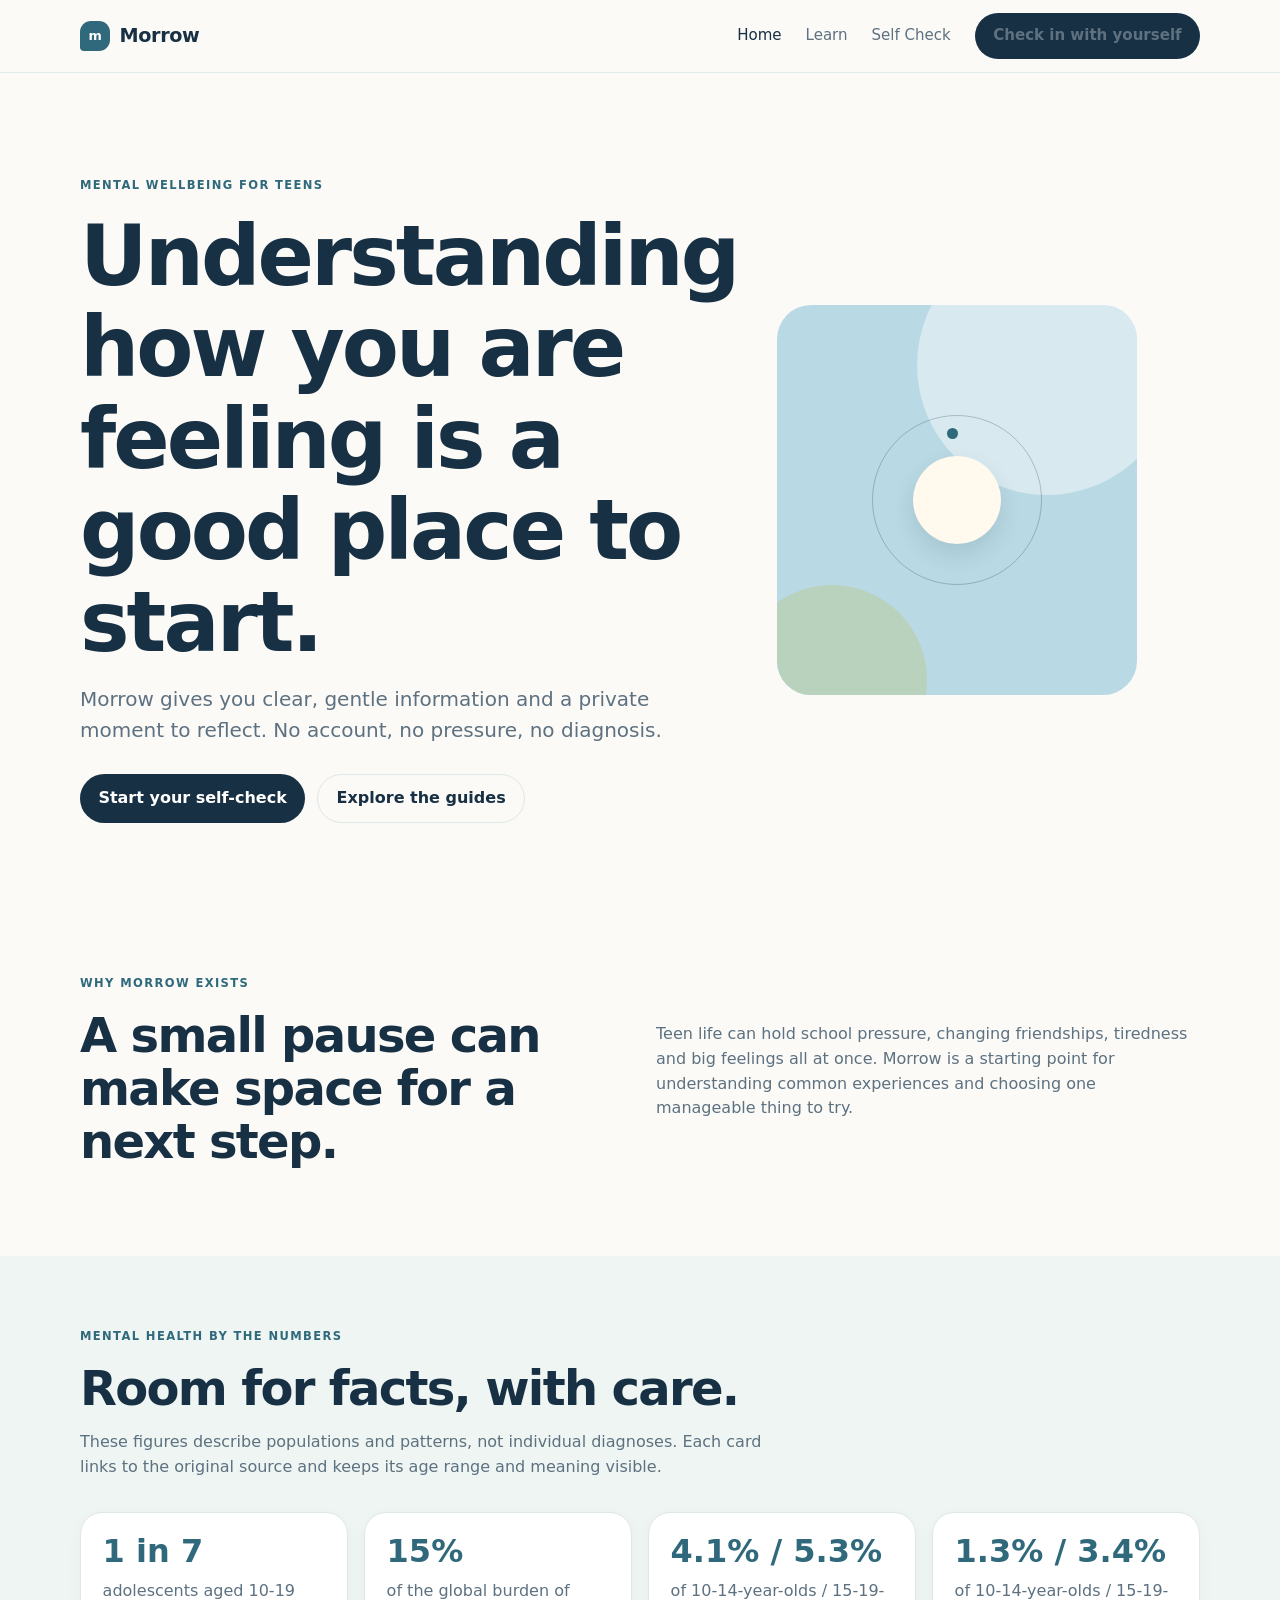
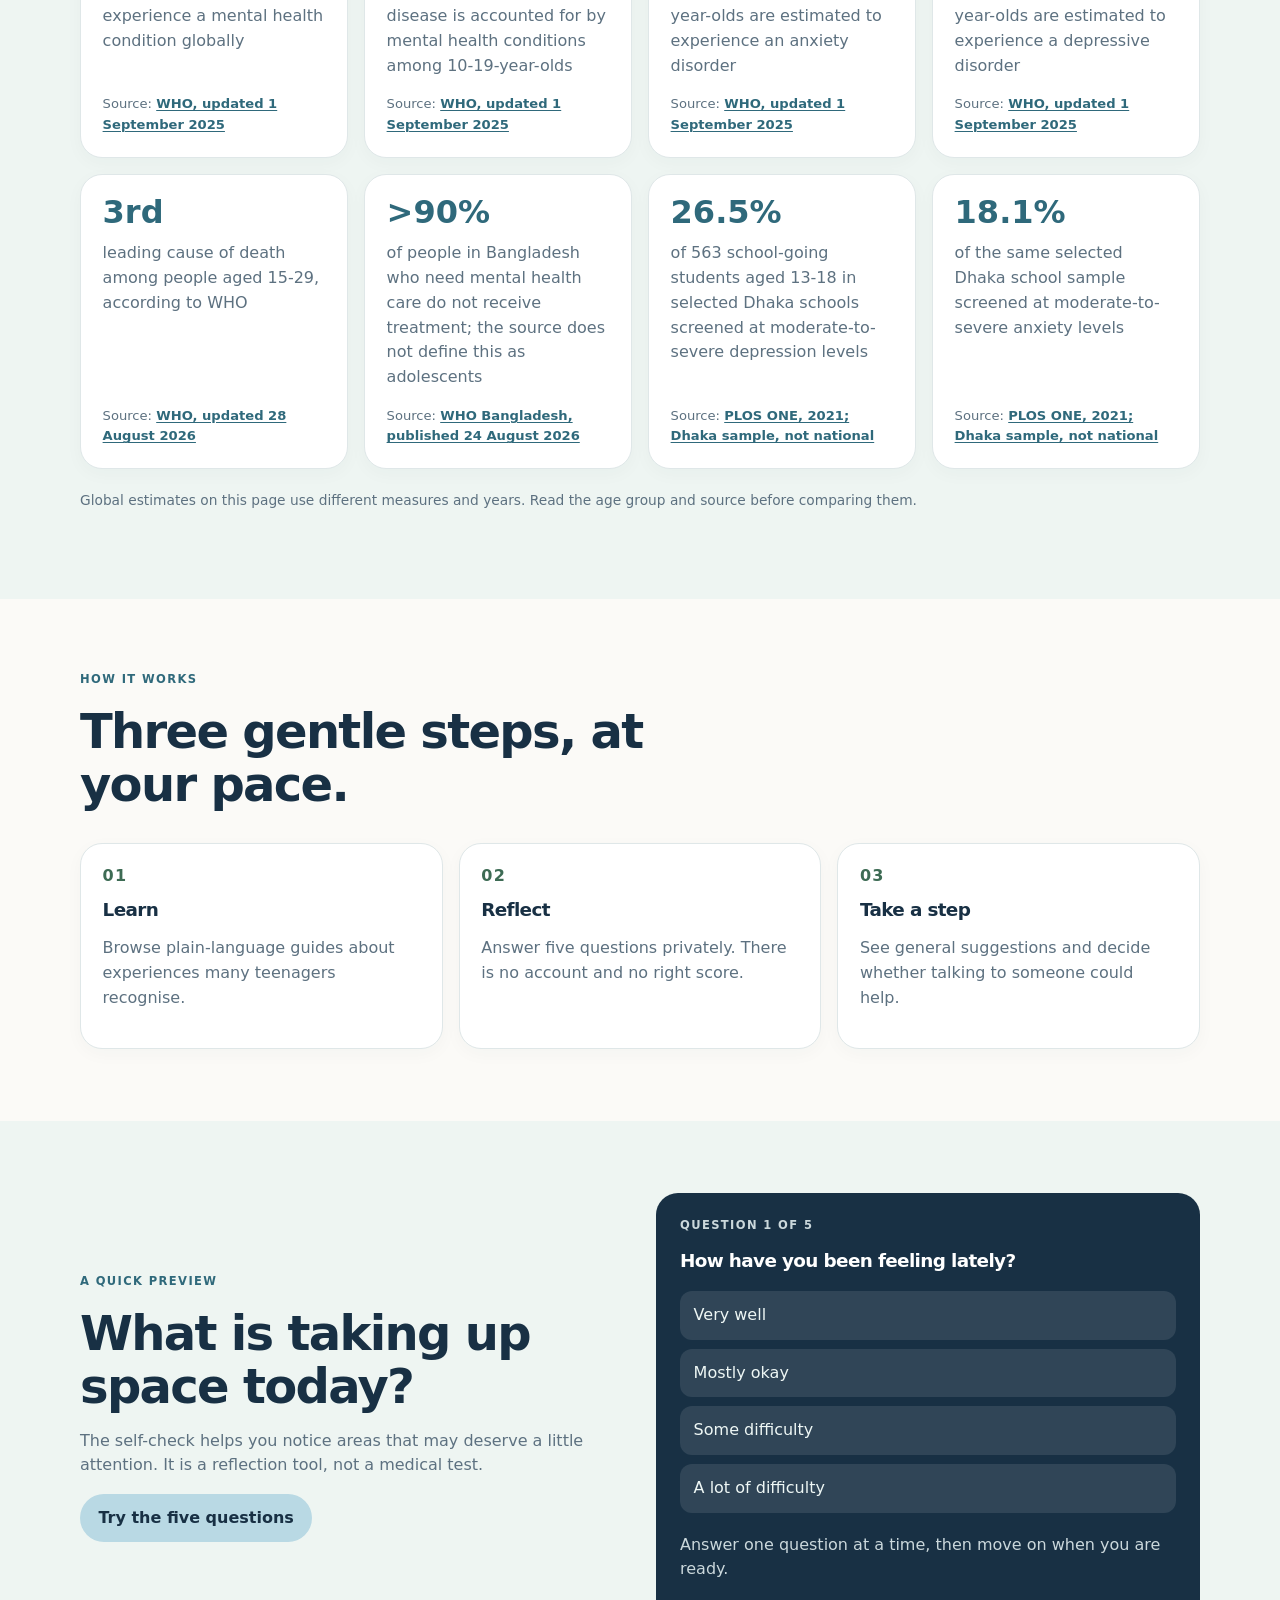
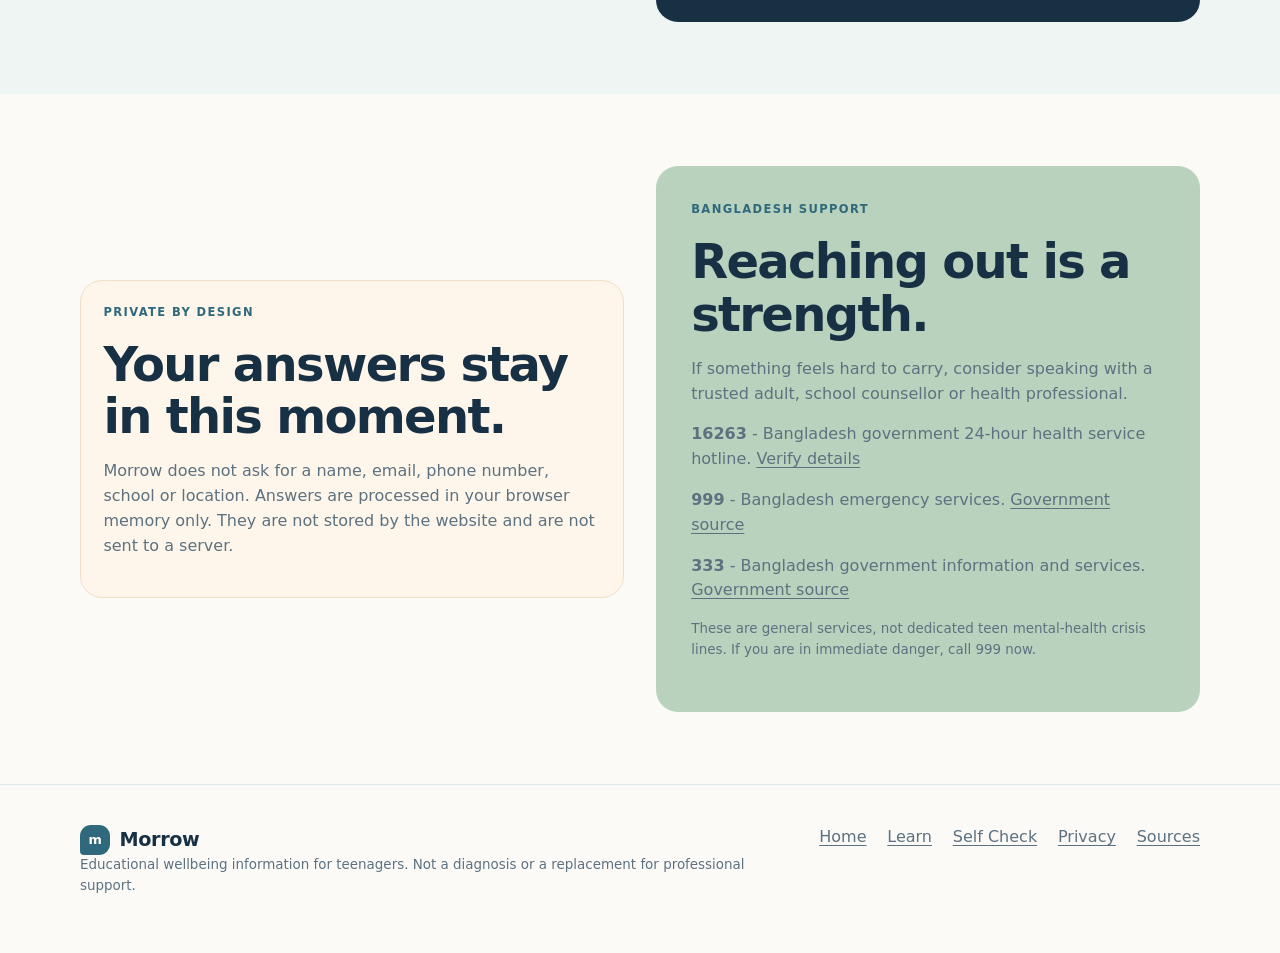
<file: index.html>
<!doctype html>
<html lang="en">
<head><meta charset="utf-8"><meta name="viewport" content="width=device-width, initial-scale=1"><meta name="description" content="Morrow is a calm educational space for teen mental wellbeing, reflection and support."><title>Morrow | A calmer place to check in</title><link rel="stylesheet" href="styles.css"></head>
<body>
<a class="skip-link" href="#main">Skip to content</a>
<header class="site-header"><div class="container nav-wrap"><a class="brand" href="index.html"><span class="brand-mark" aria-hidden="true">m</span>Morrow</a><button class="nav-toggle" aria-expanded="false" aria-controls="site-nav">Menu</button><nav id="site-nav" class="nav-links" aria-label="Main navigation"><a href="index.html" aria-current="page">Home</a><a href="learn.html">Learn</a><a href="self-check.html">Self Check</a><a class="header-cta" href="self-check.html">Check in with yourself</a></nav></div></header>
<main id="main">
<section class="hero"><div class="container hero-grid"><div><p class="eyebrow">MENTAL WELLBEING FOR TEENS</p><h1>Understanding how you are feeling is a good place to start.</h1><p class="lead">Morrow gives you clear, gentle information and a private moment to reflect. No account, no pressure, no diagnosis.</p><div class="hero-actions"><a class="button button-primary" href="self-check.html">Start your self-check</a><a class="button button-quiet" href="learn.html">Explore the guides</a></div></div><div class="hero-art" aria-label="Abstract illustration of a calm orbit"><div class="orbit"><span aria-hidden="true"></span></div></div></div></section>
<section class="section"><div class="container split"><div><p class="eyebrow">WHY MORROW EXISTS</p><h2>A small pause can make space for a next step.</h2></div><p>Teen life can hold school pressure, changing friendships, tiredness and big feelings all at once. Morrow is a starting point for understanding common experiences and choosing one manageable thing to try.</p></div></section>
<section class="section section-tint" id="numbers"><div class="container"><div class="section-heading"><p class="eyebrow">MENTAL HEALTH BY THE NUMBERS</p><h2>Room for facts, with care.</h2><p>These figures describe populations and patterns, not individual diagnoses. Each card links to the original source and keeps its age range and meaning visible.</p></div><div class="grid-4" data-statistics></div><p class="source-note">Global estimates on this page use different measures and years. Read the age group and source before comparing them.</p></div></section>
<section class="section"><div class="container"><div class="section-heading"><p class="eyebrow">HOW IT WORKS</p><h2>Three gentle steps, at your pace.</h2></div><div class="grid-3"><article class="card step"><span class="step-number">01</span><h3>Learn</h3><p>Browse plain-language guides about experiences many teenagers recognise.</p></article><article class="card step"><span class="step-number">02</span><h3>Reflect</h3><p>Answer five questions privately. There is no account and no right score.</p></article><article class="card step"><span class="step-number">03</span><h3>Take a step</h3><p>See general suggestions and decide whether talking to someone could help.</p></article></div></div></section>
<section class="section section-tint"><div class="container split"><div><p class="eyebrow">A QUICK PREVIEW</p><h2>What is taking up space today?</h2><p>The self-check helps you notice areas that may deserve a little attention. It is a reflection tool, not a medical test.</p><a class="button button-soft" href="self-check.html">Try the five questions</a></div><div class="preview"><p class="eyebrow">QUESTION 1 OF 5</p><h3 style="color:white">How have you been feeling lately?</h3><div class="answer-preview"><span>Very well</span><span>Mostly okay</span><span>Some difficulty</span><span>A lot of difficulty</span></div><p>Answer one question at a time, then move on when you are ready.</p></div></div></section>
<section class="section"><div class="container split"><div class="privacy-note"><p class="eyebrow">PRIVATE BY DESIGN</p><h2>Your answers stay in this moment.</h2><p>Morrow does not ask for a name, email, phone number, school or location. Answers are processed in your browser memory only. They are not stored by the website and are not sent to a server.</p></div><div class="support-box"><p class="eyebrow">BANGLADESH SUPPORT</p><h2>Reaching out is a strength.</h2><p>If something feels hard to carry, consider speaking with a trusted adult, school counsellor or health professional.</p><p><strong>16263</strong> - Bangladesh government 24-hour health service hotline. <a href="https://16263.dghs.gov.bd/" target="_blank" rel="noopener">Verify details</a></p><p><strong>999</strong> - Bangladesh emergency services. <a href="https://dghs.gov.bd/" target="_blank" rel="noopener">Government source</a></p><p><strong>333</strong> - Bangladesh government information and services. <a href="https://dghs.gov.bd/" target="_blank" rel="noopener">Government source</a></p><p class="footer-small">These are general services, not dedicated teen mental-health crisis lines. If you are in immediate danger, call 999 now.</p></div></div></section>
</main>
<footer class="site-footer"><div class="container footer-grid"><div><a class="brand" href="index.html"><span class="brand-mark" aria-hidden="true">m</span>Morrow</a><p class="footer-small">Educational wellbeing information for teenagers. Not a diagnosis or a replacement for professional support.</p></div><div class="footer-links"><a href="index.html">Home</a><a href="learn.html">Learn</a><a href="self-check.html">Self Check</a><a href="#main">Privacy</a><a href="learn.html#sources">Sources</a></div></div></footer><script src="script.js"></script></body></html>
</file>
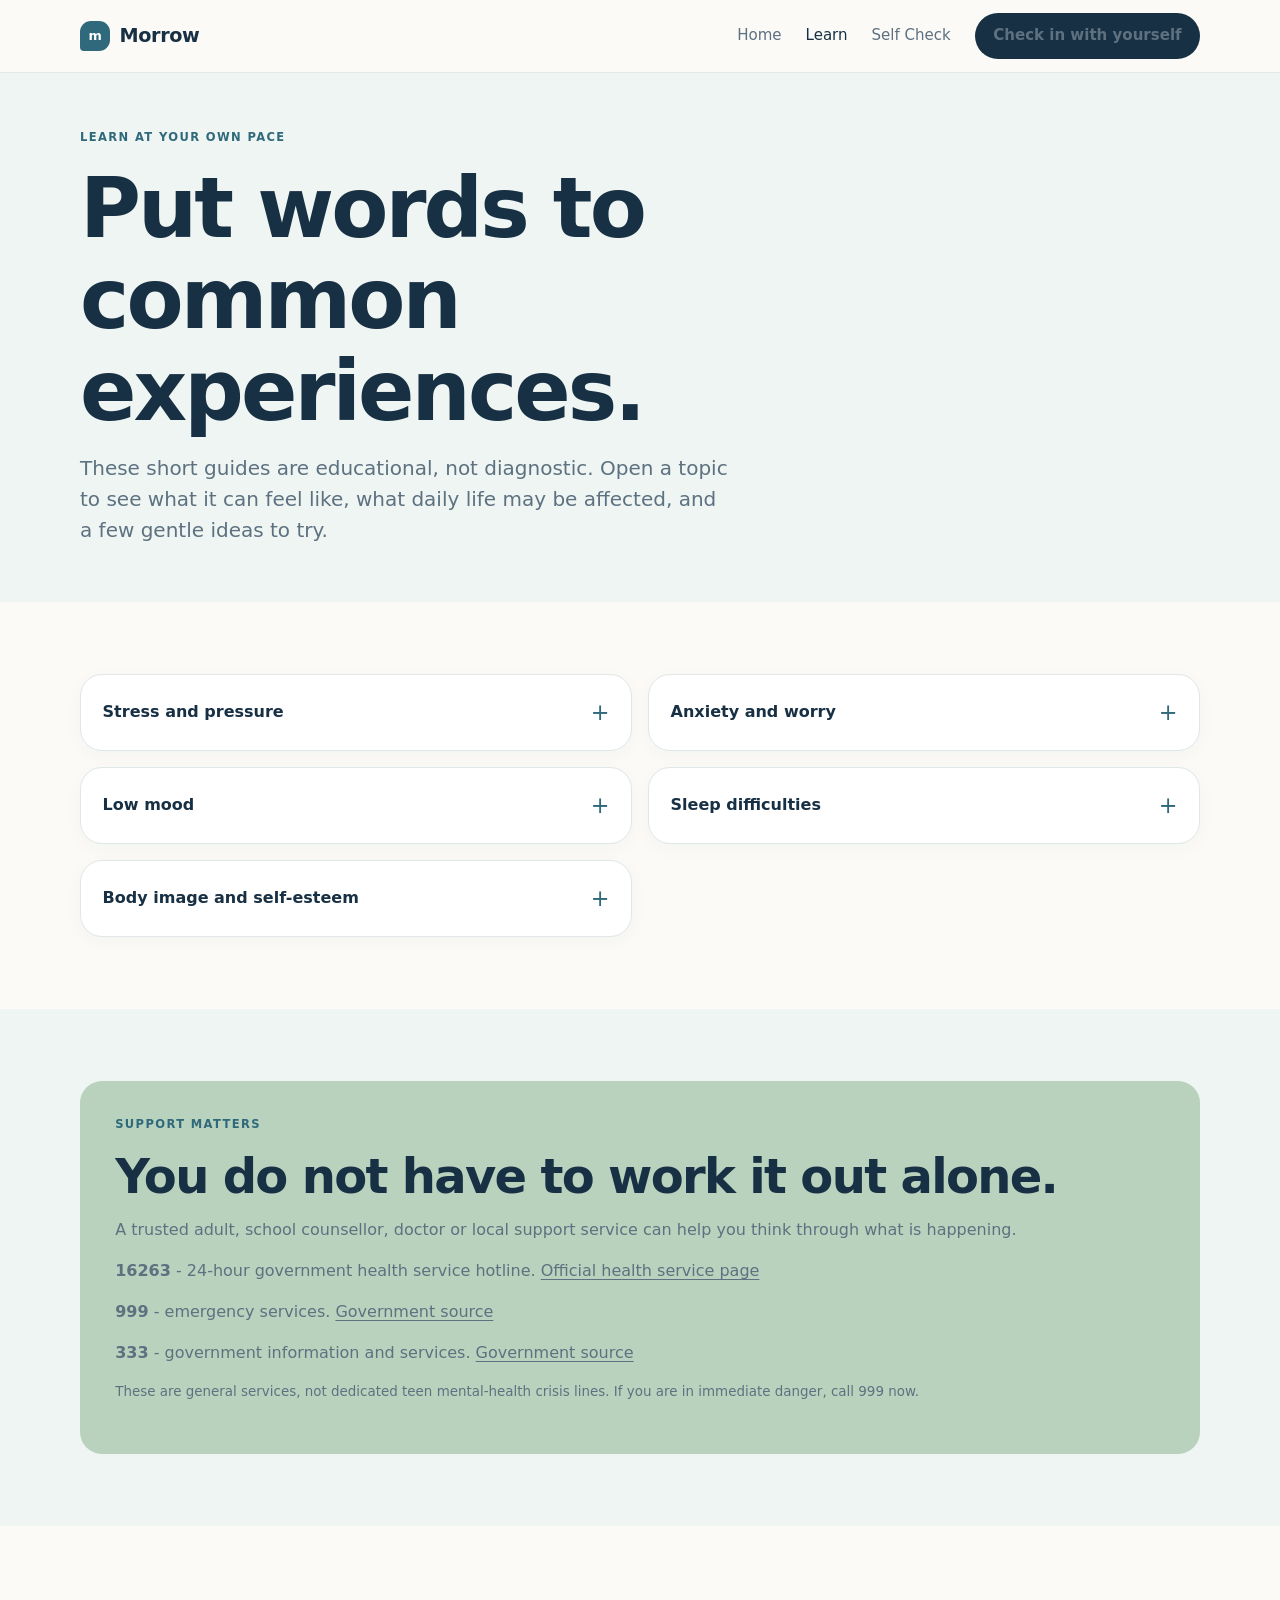
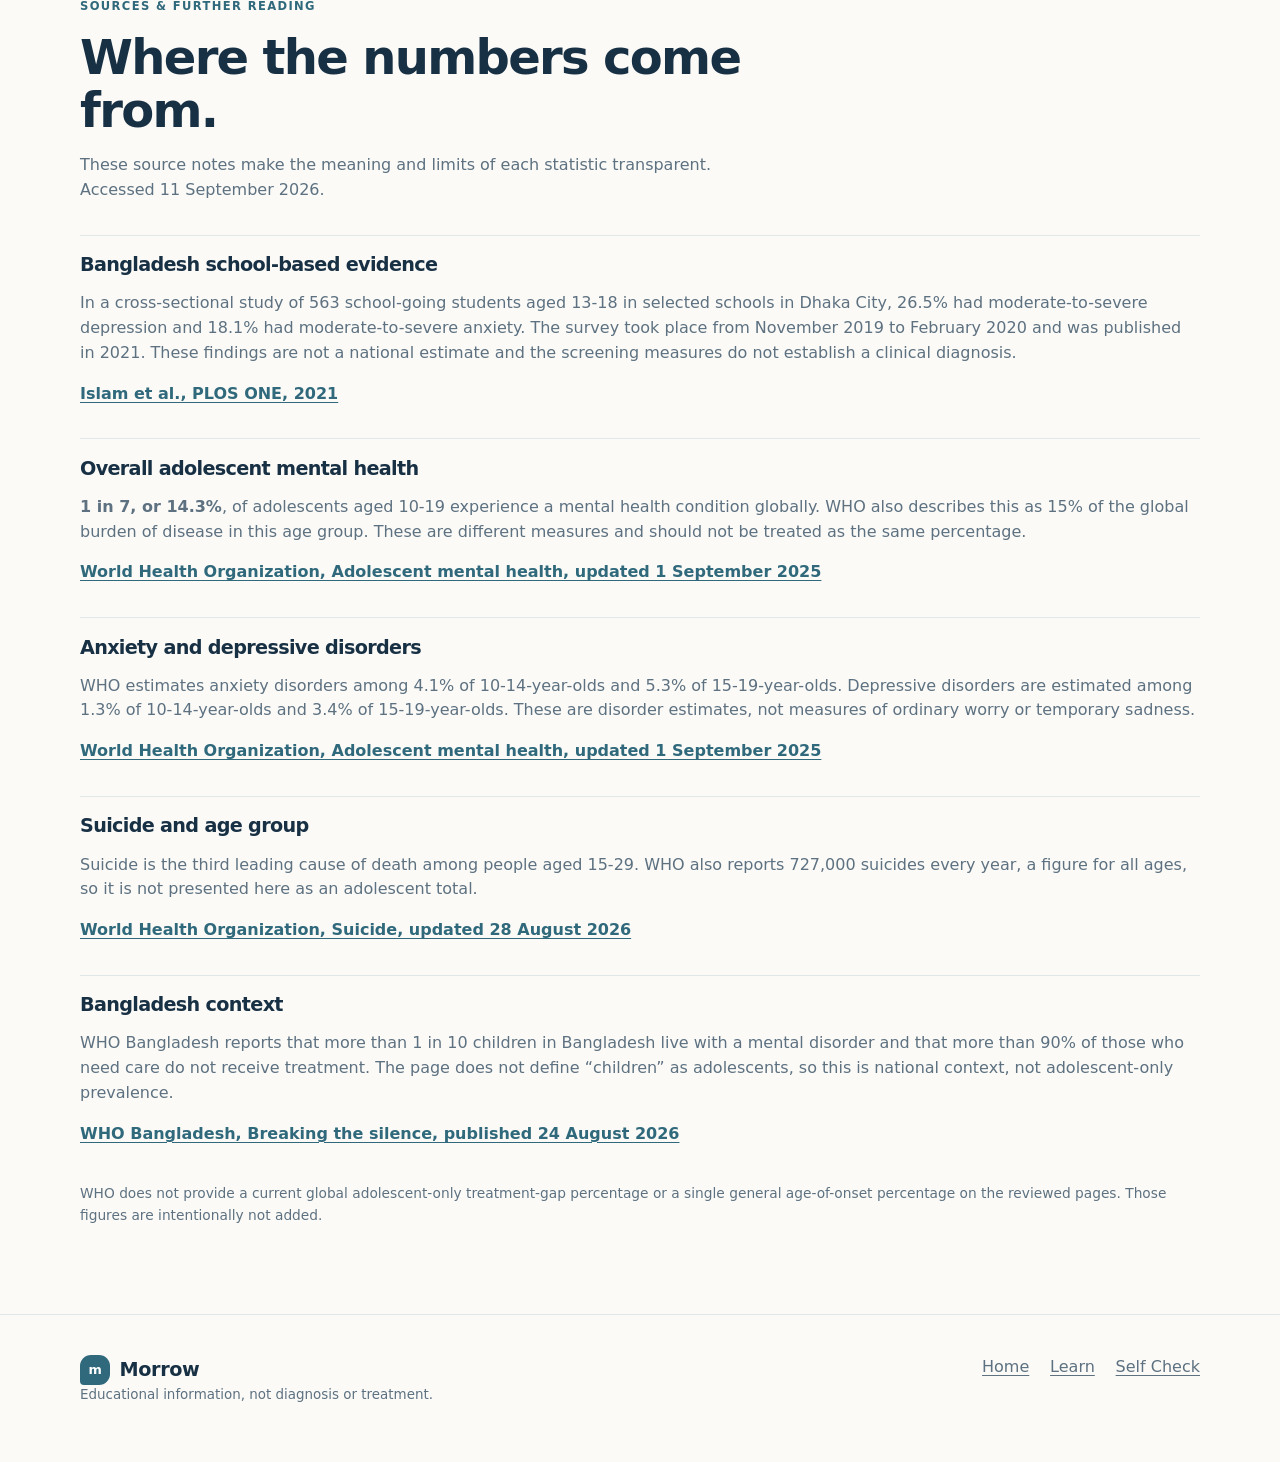
<file: learn.html>
<!doctype html>
<html lang="en"><head><meta charset="utf-8"><meta name="viewport" content="width=device-width, initial-scale=1"><meta name="description" content="Explore Morrow guides about common teen wellbeing experiences."><title>Learn | Morrow</title><link rel="stylesheet" href="styles.css"></head><body><a class="skip-link" href="#main">Skip to content</a><header class="site-header"><div class="container nav-wrap"><a class="brand" href="index.html"><span class="brand-mark" aria-hidden="true">m</span>Morrow</a><button class="nav-toggle" aria-expanded="false" aria-controls="site-nav">Menu</button><nav id="site-nav" class="nav-links" aria-label="Main navigation"><a href="index.html">Home</a><a href="learn.html" aria-current="page">Learn</a><a href="self-check.html">Self Check</a><a class="header-cta" href="self-check.html">Check in with yourself</a></nav></div></header><main id="main"><section class="page-intro"><div class="container"><p class="eyebrow">LEARN AT YOUR OWN PACE</p><h1>Put words to common experiences.</h1><p class="lead">These short guides are educational, not diagnostic. Open a topic to see what it can feel like, what daily life may be affected, and a few gentle ideas to try.</p></div></section><section class="section"><div class="container"><div class="topic-grid"><details class="card topic-card" id="stress"><summary>Stress and pressure</summary><div class="topic-content"><p>Pressure can build when responsibilities, expectations or uncertainty feel like too much at once.</p><h4>Common experiences</h4><ul><li>Racing thoughts or feeling tense</li><li>Difficulty concentrating or getting started</li></ul><h4>Everyday impact</h4><p>It may affect schoolwork, rest, patience or time with other people.</p><h4>Things to try</h4><ul><li>Break one large task into a next small step.</li><li>Take a short pause for water, movement or slow breathing.</li></ul><h4>When reaching out may help</h4><p>If pressure continues or starts affecting daily life, speaking with a trusted adult or counsellor may help.</p><h4>Reliable sources</h4><p><a href="https://www.who.int/news-room/fact-sheets/detail/adolescent-mental-health" target="_blank" rel="noopener">Further reading: WHO, Adolescent mental health</a></p></div></details><details class="card topic-card" id="anxiety"><summary>Anxiety and worry</summary><div class="topic-content"><p>Some teenagers experience worry that feels persistent, physical or difficult to switch off.</p><h4>Common experiences</h4><ul><li>What-if thoughts, restlessness or a tight feeling</li><li>Wanting to avoid situations that feel uncertain</li></ul><h4>Everyday impact</h4><p>Worry can make focus, sleep, decisions or social moments feel more effortful.</p><h4>Things to try</h4><ul><li>Name the next thing you can control, rather than solving everything at once.</li><li>Try a slow exhale and return attention to your surroundings.</li></ul><h4>When reaching out may help</h4><p>If worry feels overwhelming or limits activities, consider talking with someone you trust.</p><h4>Reliable sources</h4><p><a href="https://www.who.int/news-room/fact-sheets/detail/adolescent-mental-health" target="_blank" rel="noopener">Further reading: WHO, Adolescent mental health</a></p></div></details><details class="card topic-card" id="mood"><summary>Low mood</summary><div class="topic-content"><p>There are times when a person may feel down, flat or less hopeful than usual.</p><h4>Common experiences</h4><ul><li>Low energy, tearfulness or feeling irritable</li><li>Finding ordinary tasks harder than they used to be</li></ul><h4>Everyday impact</h4><p>It may change motivation, concentration, routines or interest in connecting.</p><h4>Things to try</h4><ul><li>Keep one manageable routine anchor, such as a meal or shower.</li><li>Choose a small activity that usually gives a sense of comfort.</li></ul><h4>When reaching out may help</h4><p>If low feelings continue or affect daily life, reach out to a trusted adult or professional.</p><h4>Reliable sources</h4><p><a href="https://www.who.int/news-room/fact-sheets/detail/adolescent-mental-health" target="_blank" rel="noopener">Further reading: WHO, Adolescent mental health</a></p></div></details><details class="card topic-card" id="sleep"><summary>Sleep difficulties</summary><div class="topic-content"><p>Sleep can become difficult when routines, thoughts, stress or changing schedules get in the way.</p><h4>Common experiences</h4><ul><li>Taking a long time to fall asleep or waking often</li><li>Feeling tired, foggy or irritable the next day</li></ul><h4>Everyday impact</h4><p>Tiredness can make focus, mood and coping with ordinary tasks harder.</p><h4>Things to try</h4><ul><li>Keep a consistent sleep and wake time where possible.</li><li>Create a short, lower-stimulation wind-down routine.</li></ul><h4>When reaching out may help</h4><p>If sleep problems persist or make daily life difficult, consider speaking with a health professional.</p><h4>Reliable sources</h4><p><a href="https://www.who.int/news-room/fact-sheets/detail/adolescent-mental-health" target="_blank" rel="noopener">Further reading: WHO, Adolescent mental health</a></p></div></details><details class="card topic-card" id="enjoyment"><summary>Body image and self-esteem</summary><div class="topic-content"><p>Many teenagers have moments of comparing themselves or feeling unsure about how they look or fit in.</p><h4>Common experiences</h4><ul><li>Comparing your body or life with images online</li><li>Self-critical thoughts or avoiding photos and activities</li></ul><h4>Everyday impact</h4><p>These feelings can affect confidence, eating patterns, clothing choices or social plans.</p><h4>Things to try</h4><ul><li>Curate feeds that leave you feeling grounded rather than judged.</li><li>Notice what your body helps you do, not only how it appears.</li></ul><h4>When reaching out may help</h4><p>If body worries change eating, movement or daily life, talk with a trusted adult or professional.</p><h4>Reliable sources</h4><p><a href="https://www.who.int/news-room/fact-sheets/detail/adolescent-mental-health" target="_blank" rel="noopener">Further reading: WHO, Adolescent mental health</a></p></div></details></div></div></section><section class="section section-tint"><div class="container support-box" id="connection"><p class="eyebrow">SUPPORT MATTERS</p><h2>You do not have to work it out alone.</h2><p>A trusted adult, school counsellor, doctor or local support service can help you think through what is happening.</p><p><strong>16263</strong> - 24-hour government health service hotline. <a href="https://16263.dghs.gov.bd/" target="_blank" rel="noopener">Official health service page</a></p><p><strong>999</strong> - emergency services. <a href="https://dghs.gov.bd/" target="_blank" rel="noopener">Government source</a></p><p><strong>333</strong> - government information and services. <a href="https://dghs.gov.bd/" target="_blank" rel="noopener">Government source</a></p><p class="footer-small">These are general services, not dedicated teen mental-health crisis lines. If you are in immediate danger, call 999 now.</p></div></section><section class="section" id="sources"><div class="container"><div class="section-heading"><p class="eyebrow">SOURCES &amp; FURTHER READING</p><h2>Where the numbers come from.</h2><p>These source notes make the meaning and limits of each statistic transparent. Accessed 11 September 2026.</p></div><div class="source-list"><article class="source-item"><h3>Bangladesh school-based evidence</h3><p>In a cross-sectional study of 563 school-going students aged 13-18 in selected schools in Dhaka City, 26.5% had moderate-to-severe depression and 18.1% had moderate-to-severe anxiety. The survey took place from November 2019 to February 2020 and was published in 2021. These findings are not a national estimate and the screening measures do not establish a clinical diagnosis.</p><p><a href="https://journals.plos.org/plosone/article?id=10.1371/journal.pone.0247898" target="_blank" rel="noopener">Islam et al., PLOS ONE, 2021</a></p></article><article class="source-item"><h3>Overall adolescent mental health</h3><p><strong>1 in 7, or 14.3%</strong>, of adolescents aged 10-19 experience a mental health condition globally. WHO also describes this as 15% of the global burden of disease in this age group. These are different measures and should not be treated as the same percentage.</p><p><a href="https://www.who.int/news-room/fact-sheets/detail/adolescent-mental-health" target="_blank" rel="noopener">World Health Organization, Adolescent mental health, updated 1 September 2025</a></p></article><article class="source-item"><h3>Anxiety and depressive disorders</h3><p>WHO estimates anxiety disorders among 4.1% of 10-14-year-olds and 5.3% of 15-19-year-olds. Depressive disorders are estimated among 1.3% of 10-14-year-olds and 3.4% of 15-19-year-olds. These are disorder estimates, not measures of ordinary worry or temporary sadness.</p><p><a href="https://www.who.int/news-room/fact-sheets/detail/adolescent-mental-health" target="_blank" rel="noopener">World Health Organization, Adolescent mental health, updated 1 September 2025</a></p></article><article class="source-item"><h3>Suicide and age group</h3><p>Suicide is the third leading cause of death among people aged 15-29. WHO also reports 727,000 suicides every year, a figure for all ages, so it is not presented here as an adolescent total.</p><p><a href="https://www.who.int/news-room/fact-sheets/detail/suicide" target="_blank" rel="noopener">World Health Organization, Suicide, updated 28 August 2026</a></p></article><article class="source-item"><h3>Bangladesh context</h3><p>WHO Bangladesh reports that more than 1 in 10 children in Bangladesh live with a mental disorder and that more than 90% of those who need care do not receive treatment. The page does not define “children” as adolescents, so this is national context, not adolescent-only prevalence.</p><p><a href="https://www.who.int/bangladesh/news/feature-stories/item/breaking-the-silence--bangladesh-schools-act-on-mental-health-through-who-s-live-life-initiative" target="_blank" rel="noopener">WHO Bangladesh, Breaking the silence, published 24 August 2026</a></p></article></div><p class="source-note">WHO does not provide a current global adolescent-only treatment-gap percentage or a single general age-of-onset percentage on the reviewed pages. Those figures are intentionally not added.</p></div></section></main><footer class="site-footer"><div class="container footer-grid"><div><a class="brand" href="index.html"><span class="brand-mark" aria-hidden="true">m</span>Morrow</a><p class="footer-small">Educational information, not diagnosis or treatment.</p></div><div class="footer-links"><a href="index.html">Home</a><a href="learn.html">Learn</a><a href="self-check.html">Self Check</a></div></div></footer><script src="script.js"></script></body></html>
</file>
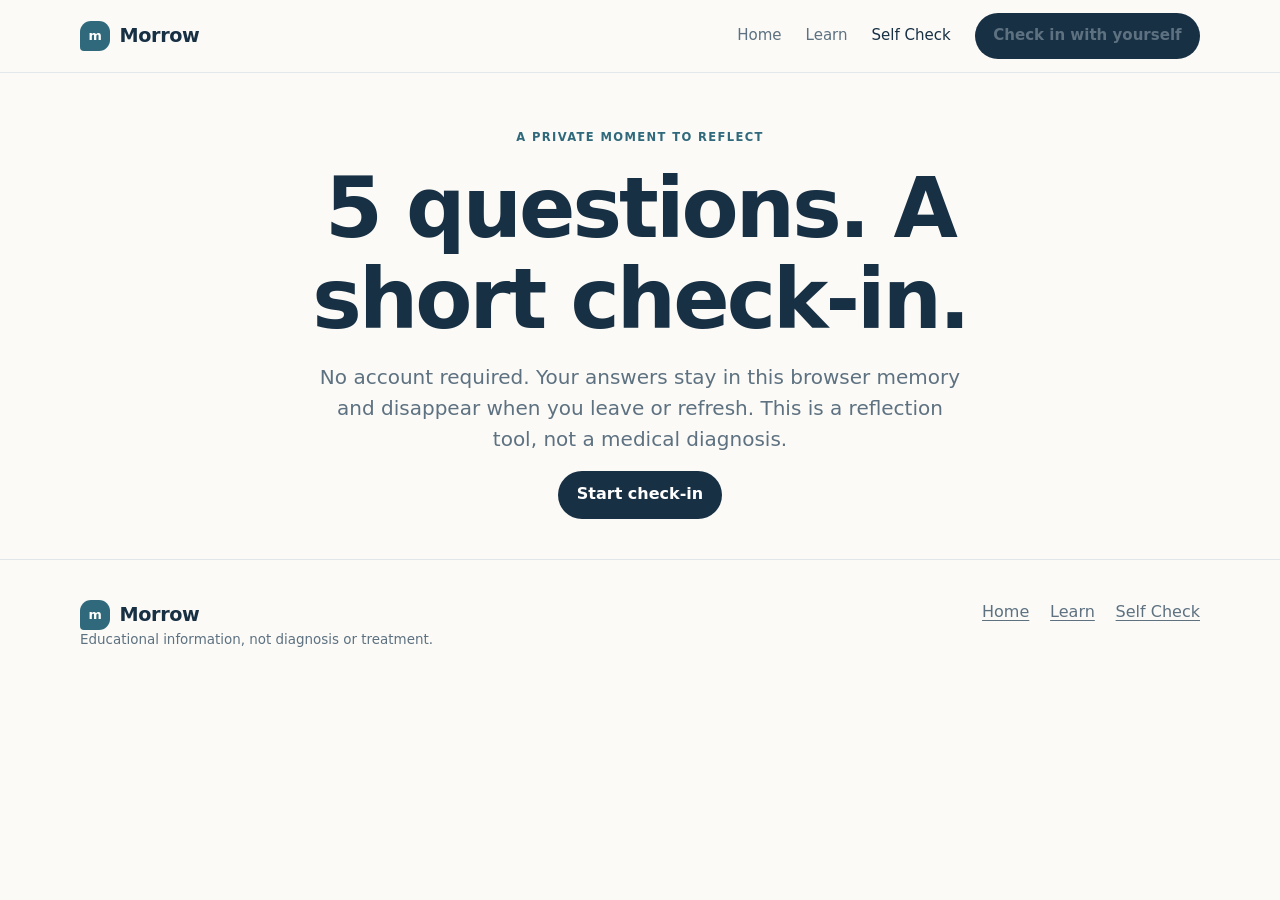
<file: self-check.html>
<!doctype html>
<html lang="en"><head><meta charset="utf-8"><meta name="viewport" content="width=device-width, initial-scale=1"><meta name="description" content="A five question private teen wellbeing reflection tool from Morrow."><title>Self Check | Morrow</title><link rel="stylesheet" href="styles.css"></head><body><a class="skip-link" href="#main">Skip to content</a><header class="site-header"><div class="container nav-wrap"><a class="brand" href="index.html"><span class="brand-mark" aria-hidden="true">m</span>Morrow</a><button class="nav-toggle" aria-expanded="false" aria-controls="site-nav">Menu</button><nav id="site-nav" class="nav-links" aria-label="Main navigation"><a href="index.html">Home</a><a href="learn.html">Learn</a><a href="self-check.html" aria-current="page">Self Check</a><a class="header-cta" href="self-check.html">Check in with yourself</a></nav></div></header><main id="main"><div class="container quiz-shell" data-quiz><section class="quiz-intro" data-intro><p class="eyebrow">A PRIVATE MOMENT TO REFLECT</p><h1>5 questions. A short check-in.</h1><p class="lead" style="margin-inline:auto">No account required. Your answers stay in this browser memory and disappear when you leave or refresh. This is a reflection tool, not a medical diagnosis.</p><button class="button button-primary" data-start type="button">Start check-in</button></section><section data-quiz-form hidden aria-label="Self check questions"><div class="quiz-panel"><div class="progress-row"><span data-progress-text>Question 1 of 5</span><span>5 total</span></div><div class="progress-track" role="progressbar" aria-label="Self-check progress" aria-valuemin="1" aria-valuemax="5" aria-valuenow="1"><div class="progress-fill" data-progress></div></div><div data-question-view></div><p class="error" data-error role="alert" aria-live="polite"></p><div class="quiz-actions"><button class="button button-quiet" data-back type="button">Back</button><button class="button button-primary" data-next type="button">Next</button></div></div></section><section class="results" data-results hidden tabindex="-1"><div class="result-highlight"><p class="eyebrow">YOUR REFLECTION</p><h2 tabindex="-1">A few areas to notice</h2><p data-summary></p><p class="footer-small">Your answers suggest areas worth paying attention to, not a diagnosis or a fixed label.</p></div><h2>Things you could try</h2><div class="suggestion-grid" data-suggestion-grid></div><div class="breathing-box" data-breathing><p class="eyebrow">A SMALL PAUSE</p><h2>60 Second Reset</h2><p>Follow a gentle one-minute breathing rhythm. Stop whenever you want.</p><div class="breath-circle" aria-hidden="true">steady</div><div class="breath-instruction" data-breath-instruction aria-live="polite">Ready when you are</div><p class="footer-small" data-breath-timer>Ready when you are</p><button class="button button-soft" data-breath-start type="button">Start</button> <button class="button button-quiet" data-breath-stop type="button">Stop</button></div><div class="support-box" style="margin-top:1.3rem"><h2>Need more support in Bangladesh?</h2><p>Consider speaking with someone you trust if this continues or begins affecting daily life.</p><p><strong>16263</strong> - 24-hour government health service hotline. <a href="https://16263.dghs.gov.bd/" target="_blank" rel="noopener">Official page</a></p><p><strong>999</strong> - emergency services. If you are in immediate danger, call now. <a href="https://dghs.gov.bd/" target="_blank" rel="noopener">Government source</a></p><p><strong>333</strong> - government information and services. <a href="https://dghs.gov.bd/" target="_blank" rel="noopener">Government source</a></p><p class="footer-small">These are general services, not dedicated teen mental-health crisis lines.</p></div><p style="margin-top:1.5rem"><button class="button button-primary" data-reset type="button">Start again</button></p><p class="footer-small">This self-check is for reflection and education only. It is not a medical diagnosis.</p></section></div></main><footer class="site-footer"><div class="container footer-grid"><div><a class="brand" href="index.html"><span class="brand-mark" aria-hidden="true">m</span>Morrow</a><p class="footer-small">Educational information, not diagnosis or treatment.</p></div><div class="footer-links"><a href="index.html">Home</a><a href="learn.html">Learn</a><a href="self-check.html">Self Check</a></div></div></footer><script src="script.js"></script></body></html>
</file>
<file: styles.css>
:root {
  --ink: #183044;
  --muted: #5d7180;
  --paper: #fbfaf7;
  --surface: #ffffff;
  --blue: #b9d9e4;
  --blue-deep: #2f697b;
  --green: #b9d2bd;
  --green-deep: #3d6b54;
  --peach: #f2d6c7;
  --line: #dfe7e8;
  --shadow: 0 16px 45px rgba(24, 48, 68, .09);
  --radius: 22px;
  font-family: Inter, ui-sans-serif, system-ui, -apple-system, BlinkMacSystemFont, "Segoe UI", sans-serif;
  color: var(--ink); background: var(--paper); line-height: 1.55;
}
* { box-sizing: border-box; }
html { scroll-behavior: smooth; }
body { margin: 0; min-width: 320px; }
a { color: inherit; text-decoration-thickness: .08em; text-underline-offset: .16em; }
button, a { -webkit-tap-highlight-color: transparent; }
button { font: inherit; }
:focus-visible { outline: 3px solid #d28e54; outline-offset: 3px; }
.skip-link { position: fixed; left: 1rem; top: .75rem; transform: translateY(-150%); z-index: 20; background: var(--ink); color: #fff; padding: .65rem 1rem; border-radius: 999px; }
.skip-link:focus { transform: translateY(0); }
.container { width: min(1120px, calc(100% - 2.25rem)); margin-inline: auto; }
.site-header { position: sticky; top: 0; z-index: 10; background: rgba(251,250,247,.94); backdrop-filter: blur(12px); border-bottom: 1px solid rgba(223,231,232,.9); }
.nav-wrap { min-height: 72px; display: flex; align-items: center; justify-content: space-between; gap: 1rem; }
.brand { display: inline-flex; align-items: center; gap: .6rem; text-decoration: none; font-weight: 800; letter-spacing: -.02em; font-size: 1.2rem; }
.brand-mark { width: 30px; height: 30px; border-radius: 11px 11px 11px 4px; background: var(--blue-deep); display: grid; place-items: center; color: white; font-size: .8rem; }
.nav-toggle { border: 1px solid var(--line); background: var(--surface); border-radius: 12px; padding: .55rem .7rem; cursor: pointer; }
.nav-links { display: none; align-items: center; gap: 1.5rem; }
.nav-links a { text-decoration: none; color: var(--muted); font-size: .94rem; }
.nav-links a[aria-current="page"], .nav-links a:hover { color: var(--ink); }
.header-cta, .button { display: inline-flex; align-items: center; justify-content: center; gap: .5rem; min-height: 46px; border: 0; border-radius: 999px; padding: .72rem 1.15rem; font-weight: 750; cursor: pointer; text-decoration: none; transition: transform .2s ease, box-shadow .2s ease, background .2s ease; }
.button:hover, .header-cta:hover { transform: translateY(-2px); box-shadow: 0 8px 20px rgba(24,48,68,.12); }
.button-primary, .header-cta { color: #fff; background: var(--ink); }
.button-soft { background: var(--blue); color: var(--ink); }
.button-quiet { background: transparent; color: var(--ink); border: 1px solid var(--line); }
main { overflow: clip; }
.hero { padding: 4rem 0 3.5rem; }
.eyebrow { color: var(--blue-deep); letter-spacing: .12em; font-weight: 800; font-size: .72rem; }
h1, h2, h3 { line-height: 1.1; letter-spacing: -.035em; margin: 0 0 1rem; }
h1 { font-size: clamp(2.65rem, 8vw, 5.2rem); max-width: 780px; }
h2 { font-size: clamp(2rem, 4vw, 3rem); }
h3 { font-size: 1.15rem; }
p { margin: 0 0 1rem; color: var(--muted); }
.lead { font-size: clamp(1.05rem, 2vw, 1.25rem); max-width: 650px; }
.hero-actions { display: flex; flex-wrap: wrap; gap: .75rem; margin-top: 1.7rem; }
.hero-grid { display: grid; gap: 2.5rem; align-items: center; }
.hero-art { min-height: 290px; border-radius: 34px; background: var(--blue); position: relative; overflow: hidden; display: grid; place-items: center; }
.hero-art:before, .hero-art:after { content: ""; position: absolute; border-radius: 50%; }
.hero-art:before { width: 260px; height: 260px; background: rgba(255,255,255,.43); top: -70px; right: -40px; }
.hero-art:after { width: 190px; height: 190px; background: var(--green); bottom: -80px; left: -40px; }
.orbit { width: 170px; height: 170px; border: 1px solid rgba(24,48,68,.25); border-radius: 50%; display: grid; place-items: center; position: relative; z-index: 1; }
.orbit:before { content: ""; width: 88px; height: 88px; border-radius: 50%; background: #fff9ee; box-shadow: 0 10px 22px rgba(24,48,68,.12); }
.orbit span { position: absolute; width: 11px; height: 11px; border-radius: 50%; background: var(--blue-deep); top: 12px; left: 74px; }
.section { padding: 4.5rem 0; }
.section-tint { background: #eef5f2; }
.section-heading { max-width: 690px; margin-bottom: 2rem; }
.grid-3, .grid-4, .topic-grid, .suggestion-grid { display: grid; gap: 1rem; }
.card { background: var(--surface); border: 1px solid var(--line); border-radius: var(--radius); padding: 1.35rem; box-shadow: 0 5px 18px rgba(24,48,68,.03); }
.stat-number { font-size: clamp(1.55rem, 3vw, 2rem); line-height: 1.05; font-weight: 850; color: var(--blue-deep); margin-bottom: .7rem; }
.stat-card small { color: var(--muted); font-size: .82rem; }
.stat-card { min-height: 220px; display: flex; flex-direction: column; }
.stat-card p { flex: 1; }
.stat-card a { color: var(--blue-deep); font-weight: 750; }
.source-note { margin-top: 1.3rem; font-size: .86rem; }
.source-list { display: grid; gap: 1rem; }
.source-item { border-top: 1px solid var(--line); padding-top: 1.15rem; }
.source-item h3 { font-size: 1.2rem; }
.source-item a { color: var(--blue-deep); font-weight: 700; }
.step { position: relative; padding-top: 3.5rem; }
.step-number { position: absolute; top: 1.25rem; left: 1.35rem; color: var(--green-deep); font-weight: 850; letter-spacing: .08em; }
.preview { background: var(--ink); color: white; border-radius: var(--radius); padding: 1.5rem; }
.preview p { color: #cbd8dc; }
.answer-preview { display: grid; gap: .55rem; margin: 1.25rem 0; }
.answer-preview span { padding: .75rem .85rem; border-radius: 12px; background: rgba(255,255,255,.1); color: #eef7f5; }
.split { display: grid; gap: 2rem; align-items: center; }
.privacy-note { background: #fff6eb; border: 1px solid #f0dfc7; border-radius: var(--radius); padding: 1.4rem; }
.support-box { background: var(--green); border-radius: var(--radius); padding: 1.5rem; }
.placeholder { display: inline-block; padding: .18rem .45rem; border-radius: 6px; background: #fff4dc; color: #6a4a21; font-weight: 700; font-size: .9em; }
.page-intro { padding: 3.5rem 0 2.5rem; background: #eef5f2; }
.topic-card { padding: 0; overflow: hidden; }
.topic-card summary { list-style: none; cursor: pointer; padding: 1.25rem 1.35rem; display: flex; align-items: center; justify-content: space-between; gap: 1rem; font-weight: 800; }
.topic-card summary::-webkit-details-marker { display: none; }
.topic-card summary:after { content: "+"; font-size: 1.4rem; font-weight: 400; color: var(--blue-deep); }
.topic-card[open] summary:after { content: "−"; }
.topic-content { padding: 0 1.35rem 1.35rem; border-top: 1px solid var(--line); }
.topic-content h4 { margin: 1.2rem 0 .35rem; font-size: .9rem; color: var(--green-deep); text-transform: uppercase; letter-spacing: .08em; }
.topic-content ul { padding-left: 1.2rem; margin: .4rem 0 0; color: var(--muted); }
.quiz-shell { max-width: 760px; margin: 0 auto; }
.quiz-intro { text-align: center; padding: 3.5rem 0 2.5rem; }
.quiz-panel { background: var(--surface); border: 1px solid var(--line); border-radius: 28px; padding: 1.25rem; box-shadow: var(--shadow); }
.progress-row { display: flex; justify-content: space-between; align-items: center; gap: 1rem; font-size: .85rem; font-weight: 750; color: var(--muted); }
.progress-track { height: 8px; background: #e7eeee; border-radius: 99px; overflow: hidden; margin: .7rem 0 2rem; }
.progress-fill { height: 100%; width: 20%; background: var(--blue-deep); border-radius: inherit; transition: width .35s ease; }
.question-kicker { color: var(--blue-deep); font-size: .8rem; font-weight: 800; letter-spacing: .1em; }
.question-title { font-size: clamp(1.55rem, 4vw, 2.2rem); margin-top: .55rem; }
.answers { display: grid; gap: .65rem; margin: 1.5rem 0; }
.answer-option { text-align: left; border: 1px solid var(--line); border-radius: 15px; padding: .95rem 1rem; background: #fff; color: var(--ink); cursor: pointer; display: flex; align-items: center; gap: .7rem; transition: background .2s, border .2s, transform .2s; }
.answer-option:hover { transform: translateY(-1px); border-color: var(--blue-deep); }
.answer-option[aria-pressed="true"] { background: #e7f2f1; border-color: var(--blue-deep); box-shadow: inset 0 0 0 1px var(--blue-deep); }
.answer-dot { width: 15px; height: 15px; border-radius: 50%; border: 1px solid #a7babe; flex: 0 0 auto; }
.answer-option[aria-pressed="true"] .answer-dot { border: 4px solid var(--blue-deep); }
.quiz-actions { display: flex; justify-content: space-between; gap: .7rem; border-top: 1px solid var(--line); padding-top: 1.1rem; }
.error { color: #9b4d35; font-size: .9rem; min-height: 1.3em; }
.results { padding-bottom: 4rem; }
.result-highlight { background: var(--ink); color: white; border-radius: 24px; padding: 1.5rem; margin-bottom: 1.2rem; }
.result-highlight p { color: #d5e1e3; }
.result-highlight h2 { color: white; }
.suggestion-card { background: #eef5f2; border-radius: 18px; padding: 1.1rem; }
.suggestion-card h3 { color: var(--green-deep); }
.breathing-box { background: #e9f2f4; border-radius: 24px; padding: 1.4rem; text-align: center; margin-top: 1.4rem; }
.breath-circle { width: 130px; height: 130px; margin: 1rem auto; border-radius: 50%; background: var(--blue-deep); opacity: .9; display: grid; place-items: center; color: white; font-weight: 800; transform: scale(1); }
.breath-circle.breathing { animation: breathe 8s ease-in-out infinite; }
.breath-instruction { font-weight: 800; min-height: 1.6em; }
@keyframes breathe { 0%,100% { transform: scale(.78); } 50% { transform: scale(1.16); } }
.site-footer { padding: 2.5rem 0; border-top: 1px solid var(--line); }
.footer-grid { display: grid; gap: 1.5rem; }
.footer-links { display: flex; flex-wrap: wrap; gap: .8rem 1.3rem; color: var(--muted); }
.footer-small { font-size: .84rem; }
[hidden] { display: none !important; }
@media (min-width: 650px) {
  .container { width: min(1120px, calc(100% - 4rem)); }
  .grid-3 { grid-template-columns: repeat(3, 1fr); }
  .grid-4 { grid-template-columns: repeat(2, 1fr); }
  .topic-grid { grid-template-columns: repeat(2, 1fr); }
  .suggestion-grid { grid-template-columns: repeat(2, 1fr); }
  .quiz-panel { padding: 2rem; }
  .footer-grid { grid-template-columns: 1fr auto; align-items: start; }
}
@media (min-width: 850px) {
  .nav-toggle { display: none; }
  .nav-links { display: flex; }
  .hero { padding: 6.5rem 0 5rem; }
  .hero-grid { grid-template-columns: 1.15fr .85fr; }
  .hero-art { min-height: 390px; }
  .grid-4 { grid-template-columns: repeat(4, 1fr); }
  .split { grid-template-columns: 1fr 1fr; }
  .support-box { padding: 2.2rem; }
}
@media (max-width: 849px) {
  .nav-links.open { display: flex; position: absolute; top: 72px; left: 0; right: 0; padding: 1rem 1.125rem 1.2rem; background: var(--paper); border-bottom: 1px solid var(--line); flex-direction: column; align-items: stretch; }
  .nav-links.open a { padding: .6rem 0; }
  .header-cta { text-align: center; }
}
@media (prefers-reduced-motion: reduce) {
  html { scroll-behavior: auto; }
  *, *::before, *::after { animation-duration: .01ms !important; animation-iteration-count: 1 !important; transition-duration: .01ms !important; }
}
</file>
